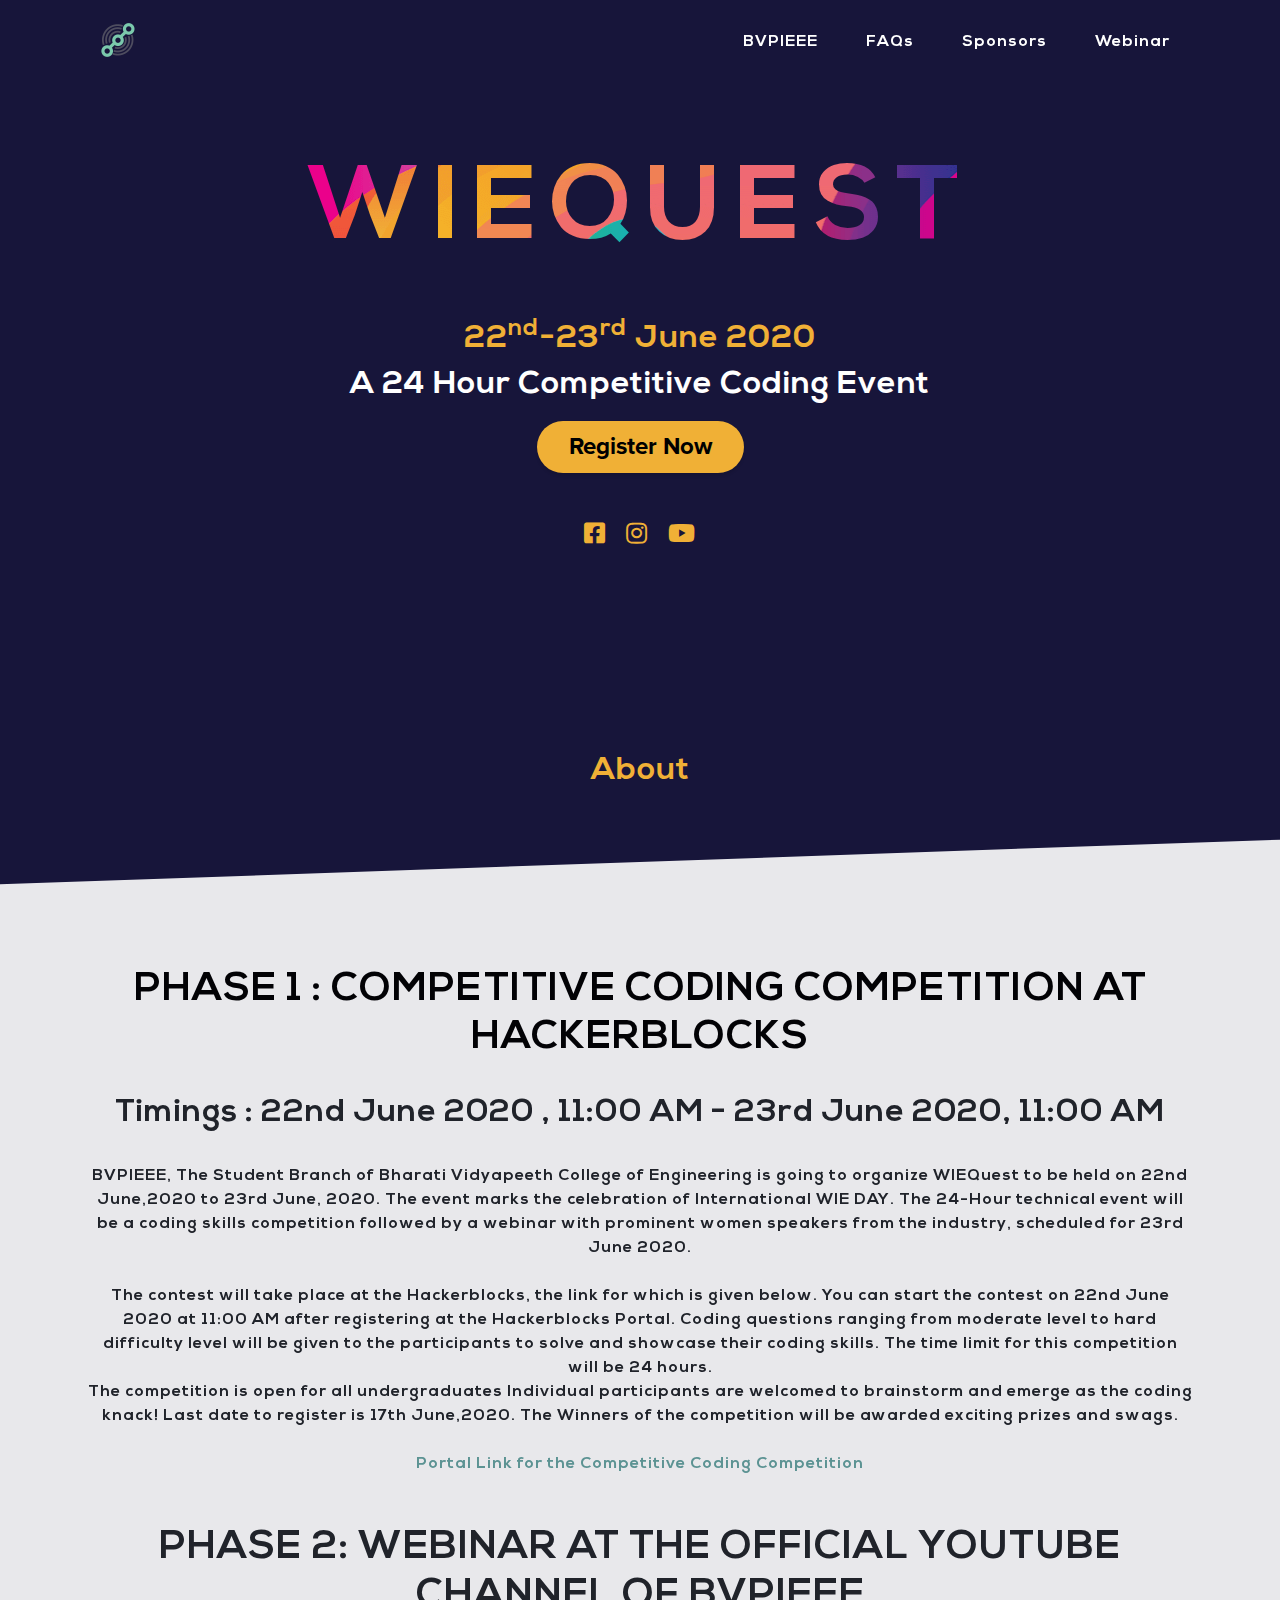
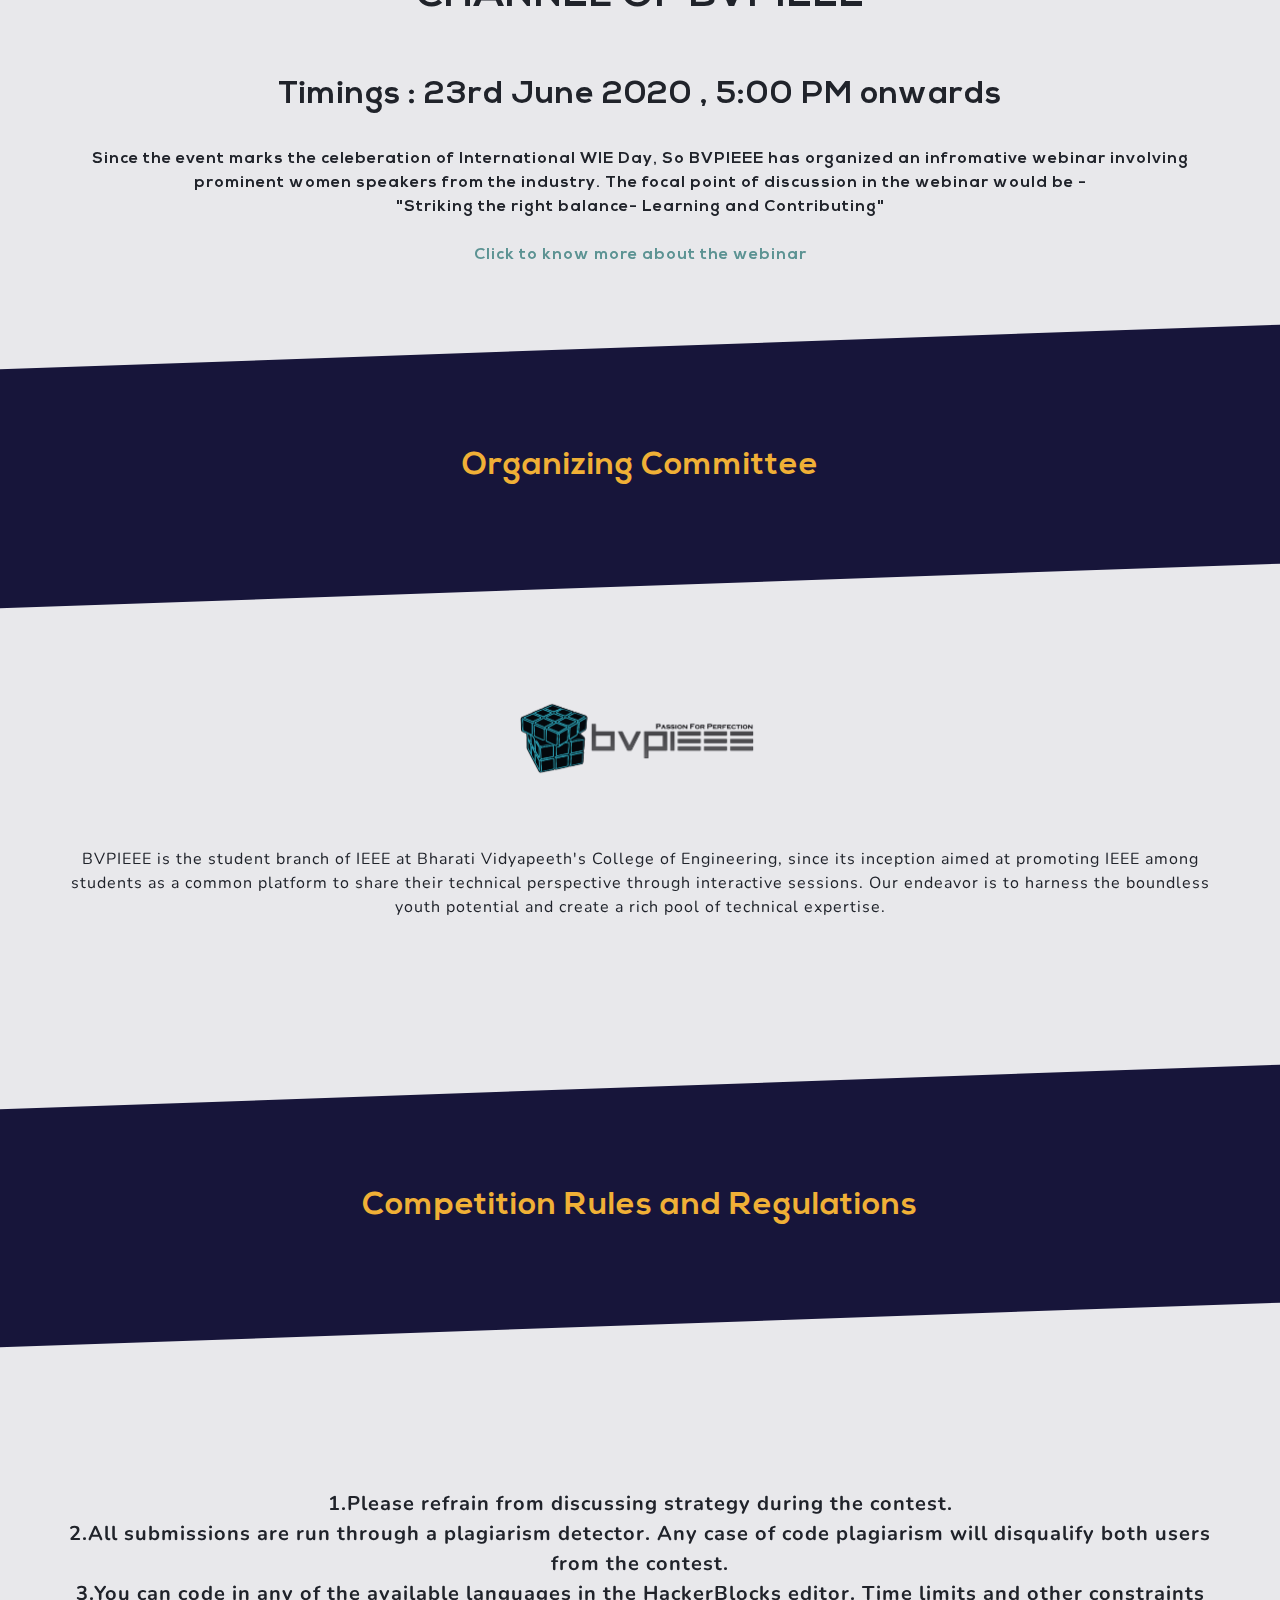
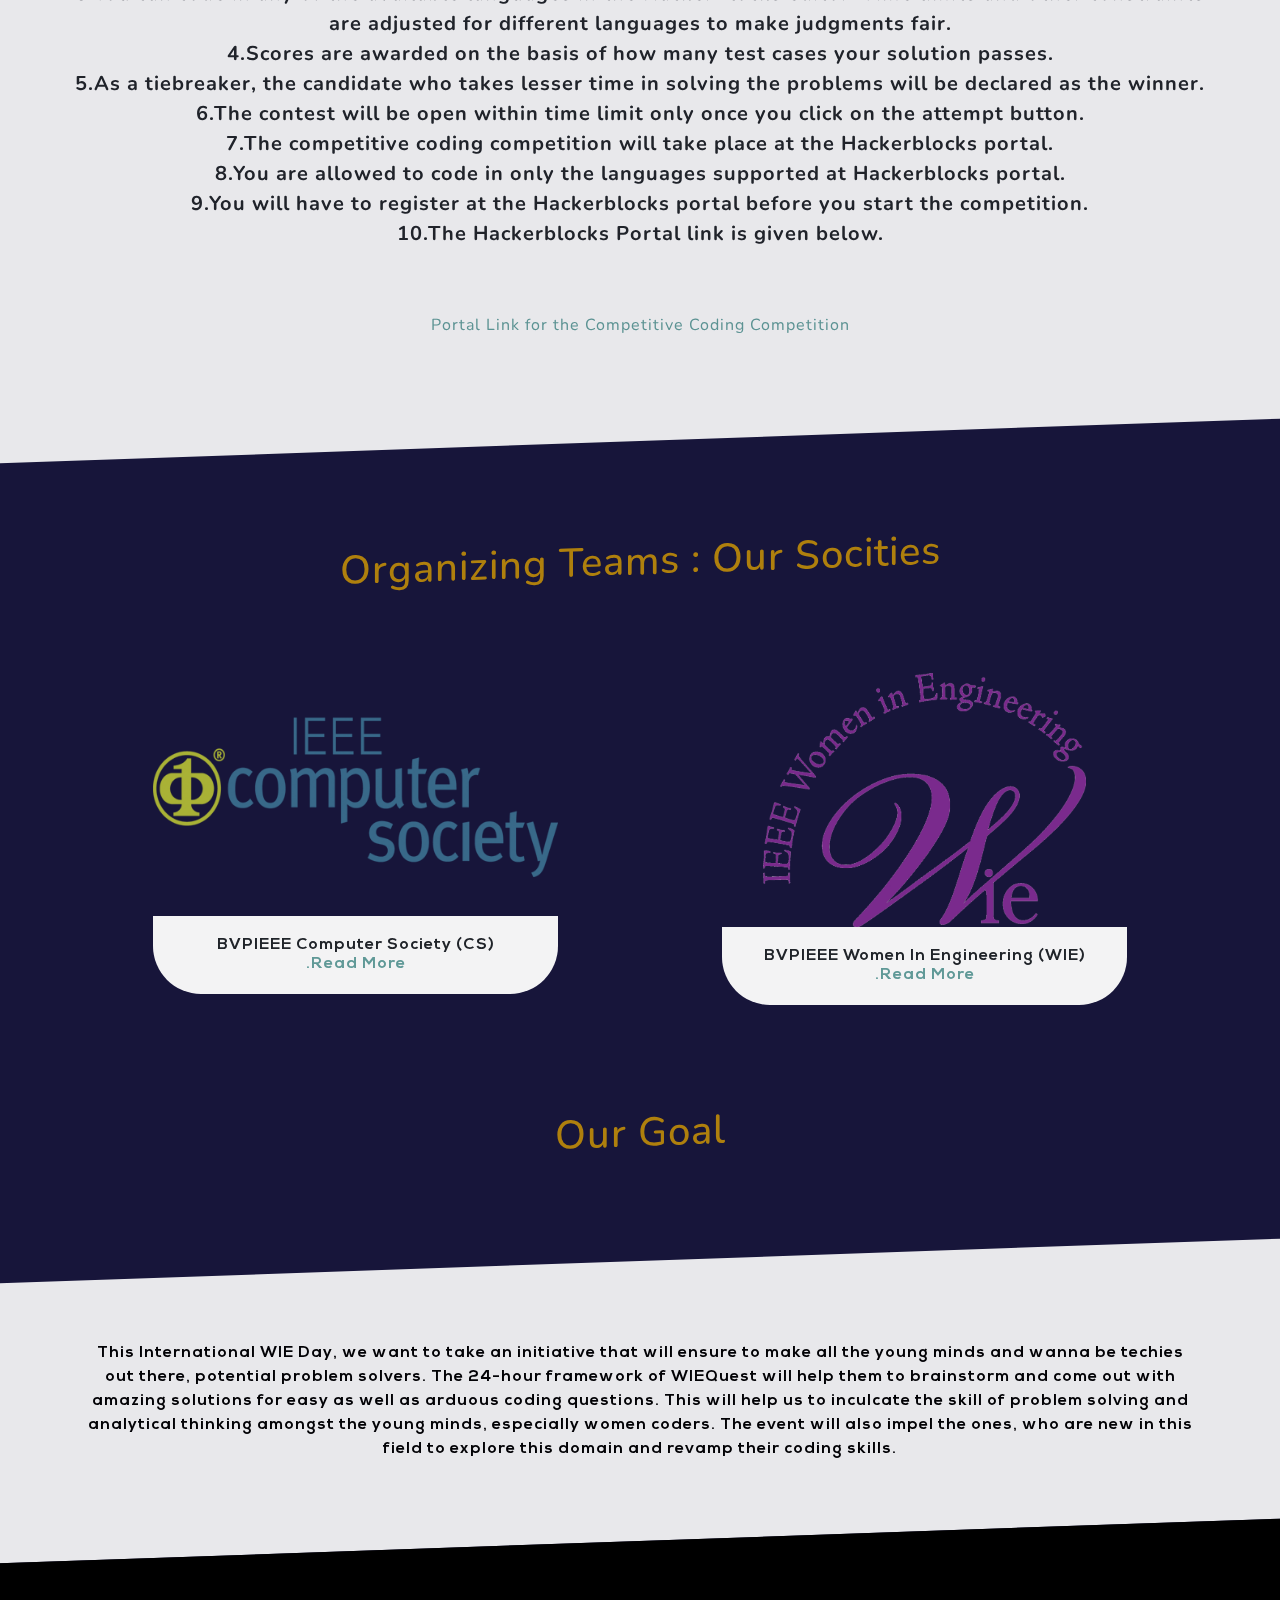
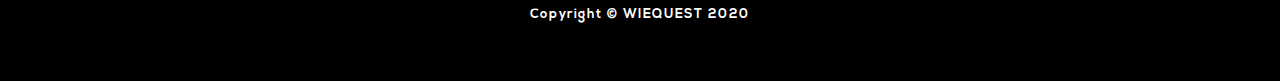
<file: index.html>
<!DOCTYPE html>
<html lang="en">

	<head>

		<meta charset="utf-8">
		<meta name="viewport" content="width=device-width, initial-scale=1, shrink-to-fit=no, minimum-scale=1.0, maximum-scale=1.0, user-scalable=no">
		<meta name="title" content="WIEQUEST">
		<meta name="description" content="WIEQUEST | 22-23 June 2020">
		<meta name="author" content="BVPIEEE">
		<meta name="keywords" content="WIEQUEST 2020">
		<title>WIEQUEST</title>

		<!-- Bootstrap core CSS -->
		<link href="vendor/bootstrap/css/bootstrap.min.css" rel="stylesheet">

		<!-- Custom fonts for this template -->
		<link href="vendor/fontawesome-free/css/all.min.css" rel="stylesheet">
		<link href="https://fonts.googleapis.com/css?family=Varela+Round" rel="stylesheet">
		<link href="https://fonts.googleapis.com/css?family=Nunito:200,200i,300,300i,400,400i,600,600i,700,700i,800,800i,900,900i" rel="stylesheet">

		<!-- Custom styles for this template -->
		<link href="css/grayscale.min.css" rel="stylesheet">
		<link href="css/custom.css" rel="stylesheet">
		<!-- Favicon for CreatED 2020 -->
		<link rel="shortcut icon" type="image/x-icon" href="img/favicon_io/favicon.ico">

	</head>

	

	<body id="page-top">

		<nav class="navbar navbar-expand-lg navbar-light fixed-top" id="mainNav">
			<div id="navbar-container" class="container">
				<div id="navbar-top-menu">
					<div class="d-flex align-items-center justify-content-between">
						<a class="navbar-brand js-scroll-trigger" href="index.html">
							<div class="title-icon"></div>
						</a>
						<button class="navbar-toggler nexa" type="button" data-toggle="collapse" data-target="#navbarResponsive" aria-controls="navbarResponsive" aria-expanded="false" aria-label="Toggle navigation">
							Menu
							<i class="fas fa-bars"></i>
						</button>
					</div>
				</div>
				<div class="collapse navbar-collapse" id="navbarResponsive">
					<ul id="navbar-buttons" class="navbar-nav ml-auto">
						<li class="nav-item">
							<a class="nav-link js-scroll-trigger nexa" href="https://www.bvpieeend.com/">BVPIEEE</a>
						</li>
						<li class="nav-item">
							<a class="nav-link js-scroll-trigger nexa" href="faqs.html">FAQs</a>
						</li>
						<li class="nav-item">
							<a class="nav-link js-scroll-trigger nexa" href="sponsors.html">Sponsors</a>
						</li>
						<li class="nav-item">
							<a class="nav-link js-scroll-trigger nexa" href="workshops.html">Webinar</a>
						</li>
						
						</li>
					</ul>
				</div>
			</div>
		</nav>
		
		<!-- <div id="particles-js"></div> -->

		<div class="masthead">
			<div class="container d-flex h-100 align-items-center">
				<div class="mx-auto text-center no-select">
					<h1 class="mx-auto my-0 title-text">WIEQUEST</h1>
					<br><br>
					<h2 class="orange mx-auto mt-2 mb-1 sub-heading" style="width: 100%;">22<sup>nd</sup>-23<sup>rd</sup> June 2020</h2>
					<h2 class="white mx-auto mt-2 mb-3 sub-heading" style="width: 100%;">A 24 Hour Competitive Coding Event</h2>
					<div id="button-box">
						<a href="https://www.bvpieeend.com/wiequest" class="btn btn-primary js-scroll-trigger" style="z-index: 1; position: relative;">Register Now</a>
						<br>
						<br>
					</div>
					<div style="padding-top: 0">
						<div class="small text-center white">
							<div class="social d-flex justify-content-center"></div>
							<div class="white mb-4 nexa">
								
							</div>
							<a href="https://www.facebook.com/bvpieee/" target="_blank" class="mx-2 orange-hover">
							  <i class="fab fa-facebook-square" style="font-size: 24px;"></i>
							</a>
							</a>
							<a href="https://www.instagram.com/bvpieee/?hl=en"target="_blank" class="mx-2 orange-hover">
							  <i class="fab fa-instagram" style="font-size: 24px;"></i>
							</a>
							<a href="https://www.youtube.com/channel/UCyLsLjYz2sGb2AwcsKTJxvQ"target="_blank" class="mx-2 orange-hover">
								<i class="fab fa-youtube" style="font-size: 24px;"></i>
							</a>
						</div>
					</div>
				</div>
			</div>
		</div>
		
		<section class="text-center">
		
			<section>
			
				<h1 class="sub-heading diagonal-text orange sub-heading-title">About</h1>
				
			</section>
			
			<section class="diagonal-section white-bg">
			
				<div class="mx-auto diagonal-section-content">
					<div class="container nexa">
						<br>
						<h1 class="black bold">PHASE 1 : COMPETITIVE CODING COMPETITION AT HACKERBLOCKS</h1>
						<p class="black bold"> <br>
							<h2>Timings : 22nd June 2020 , 11:00 AM - 23rd June 2020, 11:00 AM</h2> <br>
							BVPIEEE, The Student Branch of Bharati Vidyapeeth College of Engineering is going to organize WIEQuest to be held on 22nd June,2020 to 23rd June, 2020. The event marks the celebration of International WIE DAY. The 24-Hour technical event will be a coding skills competition followed by a webinar with prominent women speakers from the industry, scheduled for 23rd June 2020.

						</br></br>
						The contest will take place at the Hackerblocks, the link for which is given below. You can start the contest on 22nd June 2020 at 11:00 AM after registering at the Hackerblocks Portal. 
						Coding questions ranging from moderate level to hard difficulty level will be given to the participants to solve and showcase their coding skills. The time limit for this competition will be 24 hours.
							
						<br>
						The competition is open for all undergraduates Individual participants are welcomed to brainstorm and emerge as the coding knack! Last date to register is 17th June,2020. The Winners of the competition will be awarded exciting prizes and swags.
						</p>
						<br>
						<a href="http://cb.lk/hb/1625">Portal Link for the Competitive Coding Competition</a>
						<br>
						<br>
						<br>

						<h1>PHASE 2: WEBINAR AT THE OFFICIAL YOUTUBE CHANNEL OF BVPIEEE</h1>
						<br>
					    </br>
						<p>
						<h2>Timings : 23rd June 2020 , 5:00 PM onwards</h2>
						<br>
						Since the event marks the celeberation of International WIE Day, So BVPIEEE has organized an infromative webinar involving prominent women speakers from the industry. The focal point of discussion in the webinar would be - <br><strong>"Striking the right balance- Learning and Contributing"</strong>
						<br>
						</p>
						<br>
						<a href="workshops.html">Click to know more about the webinar</a>
					</div>
				</div>
			
			</section>
			<section>
				<h1 class="sub-heading diagonal-text orange sub-heading-title" style="padding-bottom: 100px; padding-top: 100px; margin-bottom: 0;">Organizing Committee</h1>
			</section>
			<section class="diagonal-section white-bg">
					<div class="mx-auto diagonal-section-content">
						<div class="schedule">
							<img  src="img/BVPIEEE.png"  width="20%" height="20%">
							<p style="padding: 5%;">BVPIEEE is the student branch of IEEE at Bharati Vidyapeeth's College of Engineering, since its inception aimed at promoting IEEE among students as a common platform to share their technical perspective through interactive sessions. Our endeavor is to harness the boundless youth potential and create a rich pool of technical expertise.</p>
						</div>
						<br>
					</div>
			</section>

			<section>
				<h1 class="sub-heading diagonal-text orange sub-heading-title" style="padding-bottom: 100px; padding-top: 100px; margin-bottom: 0;">Competition Rules and Regulations</h1>
			</section>
			<section class="diagonal-section white-bg">
					<div class="mx-auto diagonal-section-content">
						<div class="schedule">
							<p style="padding: 5%; font-size: 20px;"><strong>
								1.Please refrain from discussing strategy during the contest. <br>
								2.All submissions are run through a plagiarism detector. Any case of code plagiarism will disqualify both users from the contest.<br>
								3.You can code in any of the available languages in the HackerBlocks editor. Time limits and other constraints are adjusted for different languages to make judgments fair.<br>
								4.Scores are awarded on the basis of how many test cases your solution passes.<br>
								5.As a tiebreaker, the candidate who takes lesser time in solving the problems will be declared as the winner.<br>
								6.The contest will be open within time limit only once you click on the attempt button.<br>
								7.The competitive coding competition will take place at the Hackerblocks portal.<br>
								8.You are allowed to code in only the languages supported at Hackerblocks portal.<br>
								9.You will have to register at the Hackerblocks portal before you start the competition.<br>
								10.The Hackerblocks Portal link is given below.
							</strong></p>

							<a href="http://cb.lk/hb/1625">Portal Link for the Competitive Coding Competition</a>
						</div>
						<br>
					</div>
			</section>

			
			
			<section class="diagonal-section vertical-padding" style="opacity: 0.95!important;">
			
				<div class="image-showcase">
					<h1 style="color: darkgoldenrod;">Organizing Teams : Our Socities</h1>
					<div class="mx-auto diagonal-section-content">
						<div class="container">
							<div class="row">
								<div class="col-xl-6">
									<div class="img-box zoom first-image">
										<div class="workshop-item-image">
											<img class="img-fluid top-borders" src="img/ieee cs society.png" alt="">
										</div>
										<div class="workshop-item-textbox bottom-borders nexa" style="background: white!important">
											<h6 style="font-weight: bold; margin: 0.5em">BVPIEEE Computer Society  (CS)<span style="color: #64a19d"><a href="https://www.bvpieeend.com/pages/societies_chapters.html"> <br>.Read More</a></span></h6>
										</div>
									</div>
								</div>
								<div class="col-xl-6">
									<div class="img-box zoom">
										<div class="workshop-item-image">
											<img class="img-fluid top-borders" src="img/Wie.png" width="80%" height="75%">
										</div>
										<div class="workshop-item-textbox bottom-borders nexa" style="background: white!important">
											<h6 style="font-weight: bold; margin: 0.5em">BVPIEEE Women In Engineering (WIE) <span style="color: #64a19d"><a href="https://www.bvpieeend.com/pages/wie.html">.Read More</a></span></h6>
										</div>
									</div>
								</div>
							</div>
						</div>
					</div>
					<br>
					<h1 style="color: darkgoldenrod;">Our Goal</h1>
				</div>
				
			</section>

			
			
			<section class="diagonal-section white-bg">
			
				<div class="mx-auto diagonal-section-content">
					<div class="container nexa">
						<p class="black bold">This International WIE Day, we want to take an initiative that will ensure to make all the young minds and wanna be techies out there, potential problem solvers. The 24-hour framework of WIEQuest will help them to brainstorm and come out with amazing solutions for easy as well as arduous coding questions. This will help us to inculcate the skill of problem solving and analytical thinking amongst the young minds, especially women coders. The event will also impel the ones, who are new in this field to explore this domain and revamp their coding skills.</p>
					</div>
				</div>
				
			</section>
			
			<section class="diagonal-section black-bg" style="height: 4em; opacity: 1;"></section>
			
			<section class="footer-section black-bg">
			
				<div style="padding-top: 0">
					<div class="small text-center white">
						<div class="social d-flex justify-content-center"></div>
						<div class="white mb-4 nexa">
							Copyright &copy; WIEQUEST 2020
						</div>
						<!-- <a href="https://www.facebook.com/bvpieee/" class="mx-2 orange-hover">
						  <i class="fab fa-facebook-f"></i>
						</a>
						</a>
						<a href="https://www.instagram.com/bvpieee/?hl=en" class="mx-2 orange-hover">
						  <i class="fab fa-instagram"></i>
						</a>
						<a href="https://www.youtube.com/channel/UCyLsLjYz2sGb2AwcsKTJxvQ" class="mx-2 orange-hover">
							<i class="fab fa-youtube"></i>
						</a> -->
					</div>
				</div>
				
			</section>
			
		</section>

		<!-- Bootstrap core JavaScript -->
		<script src="vendor/jquery/jquery.min.js"></script>
		<script src="vendor/bootstrap/js/bootstrap.bundle.min.js"></script>

		<!-- Plugin JavaScript -->
		<script src="vendor/jquery-easing/jquery.easing.min.js"></script>

		<!-- Custom scripts for this template -->
		<script src="js/grayscale.js"></script>

		<!-- Custom javascript -->
		<script src="js/custom.js"></script>

		<!-- Particle library
		<script src="particles/particles.js"></script>
		<script src="particles/app.js"></script> -->

	</body>

</html>
</file>
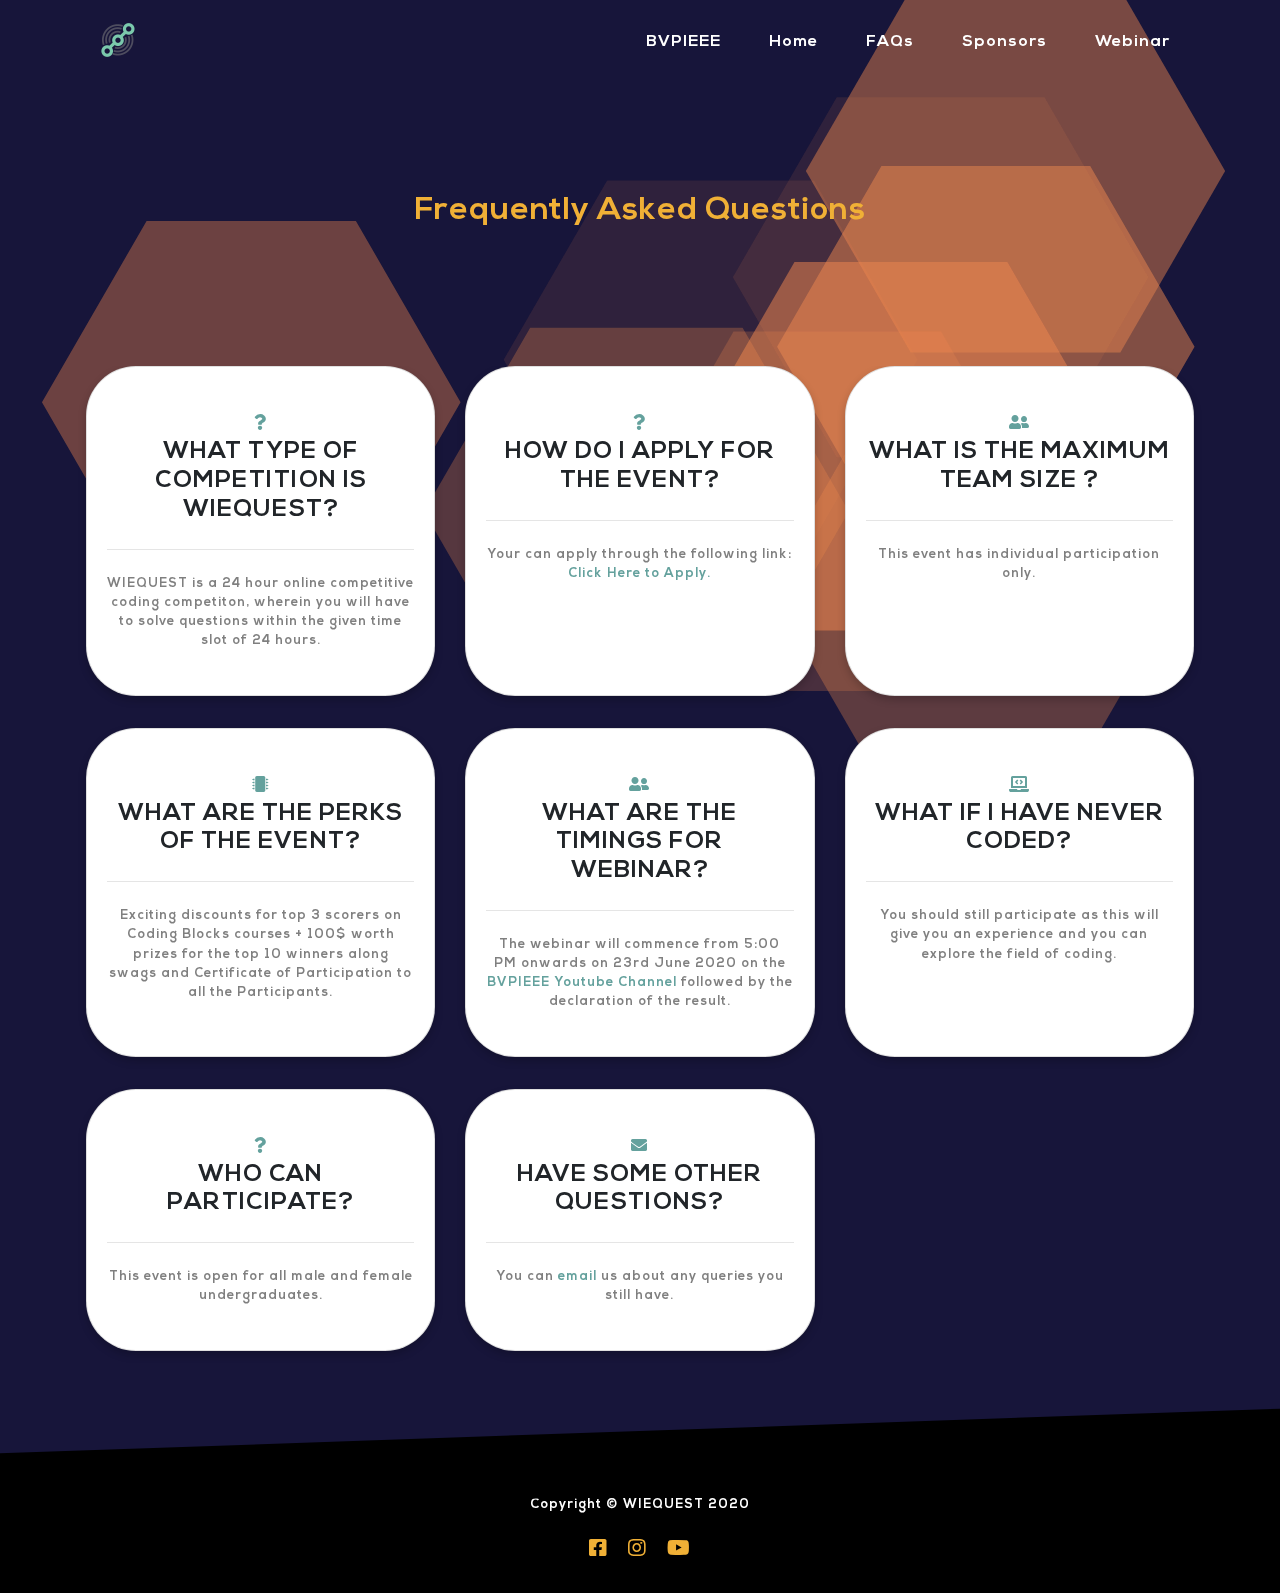
<file: faqs.html>
<!DOCTYPE html>
<html lang="en">

	<head>

		<meta charset="utf-8">
		<meta name="viewport" content="width=device-width, initial-scale=1, shrink-to-fit=no, minimum-scale=1.0, maximum-scale=1.0, user-scalable=no">
		<meta name="title" content="WIEQUEST">
		<meta name="description" content="WIEQUEST | 22nd - 23rd June 2020">
		<meta name="author" content="BVPIEEE">
		<meta name="keywords" content="WIEQUEST 2020">

		<title>WIEQUEST</title>

		<!-- Bootstrap core CSS -->
		<link href="vendor/bootstrap/css/bootstrap.min.css" rel="stylesheet">

		<!-- Custom fonts for this template -->
		<link href="vendor/fontawesome-free/css/all.min.css" rel="stylesheet">
		<link href="https://fonts.googleapis.com/css?family=Varela+Round" rel="stylesheet">
		<link href="https://fonts.googleapis.com/css?family=Nunito:200,200i,300,300i,400,400i,600,600i,700,700i,800,800i,900,900i" rel="stylesheet">

		<!-- Custom styles for this template -->
		<link href="css/grayscale.min.css" rel="stylesheet">
		<link href="css/custom.css" rel="stylesheet">
		<!-- Favicon for CreatED 2020 -->
		<link rel="shortcut icon" type="image/x-icon" href="img/favicon_io/favicon.ico">

	</head>

	

	<body id="page-top">

		<nav class="navbar navbar-expand-lg navbar-light fixed-top" id="mainNav">
			<div id="navbar-container" class="container">
				<div id="navbar-top-menu">
					<div class="d-flex align-items-center justify-content-between">
						<a class="navbar-brand js-scroll-trigger" href="index.html">
							<div class="title-icon"></div>
						</a>
						<button class="navbar-toggler nexa" type="button" data-toggle="collapse" data-target="#navbarResponsive" aria-controls="navbarResponsive" aria-expanded="false" aria-label="Toggle navigation">
							Menu
							<i class="fas fa-bars"></i>
						</button>
					</div>
				</div>
				<div class="collapse navbar-collapse" id="navbarResponsive">
					<ul id="navbar-buttons" class="navbar-nav ml-auto">
						<li class="nav-item">
							<a class="nav-link js-scroll-trigger nexa" href="https://www.bvpieeend.com/">BVPIEEE</a>
						</li>

						<li class="nav-item">
							<a class="nav-link js-scroll-trigger nexa" href="index.html">Home</a>
						</li>

						<li class="nav-item">
							<a class="nav-link js-scroll-trigger nexa" href="faqs.html">FAQs</a>
						</li>
						<li class="nav-item">
							<a class="nav-link js-scroll-trigger nexa" href="sponsors.html">Sponsors</a>
						</li>
						<li class="nav-item">
							<a class="nav-link js-scroll-trigger nexa" href="workshops.html">Webinar</a>
						</li>
					</ul>
				</div>
			</div>
		</nav>
		
		<div id="particles-js"></div>

		<section class="text-center">

			<section>
			
			  <h1 class="sub-heading diagonal-text orange" style="padding: 6em 0 4em 0;">Frequently Asked Questions</h1>
			  
			</section>
		
			<section class="container" style="padding-bottom: 3em;">
			
				<div class="row">
				
					<div class="col-md-4 mb-3 mb-md-0 faq-bubble">
						<div class="card py-4 h-100">
							<div class="card-body text-center">
								<i class="fas fa-question text-primary mb-2"></i>
								<h4 class="text-uppercase m-0 nexa">What type of competition is WIEQUESt?</h4>
								<hr class="my-4">
								<div class="small text-black-50 nexa">
								<strong>WIEQUEST is a 24 hour online competitive coding competiton, wherein you will have to solve questions within the given time slot of 24 hours.</strong>
								</div>
							</div>
						</div>
					</div>

					<div class="col-md-4 mb-3 mb-md-0 faq-bubble">
						<div class="card py-4 h-100">
							<div class="card-body text-center">
								<i class="fas fa-question text-primary mb-2"></i>
								<h4 class="text-uppercase m-0 nexa">How do I apply for the event?</h4>
								<hr class="my-4">
								<div class="small text-black-50 nexa">
									Your can apply through the following link: <br> <a href="https://www.bvpieeend.com/wiequest">Click Here to Apply.</a></Abbr>
								</div>
							</div>
						</div>
					</div>

					<div class="col-md-4 mb-3 mb-md-0 faq-bubble">
						<div class="card py-4 h-100">
							<div class="card-body text-center">
								<i class="fas fa-user-friends text-primary mb-2"></i>
								<h4 class="text-uppercase m-0 nexa">What is the maximum team size ?</h4>
								<hr class="my-4">
								<div class="small text-black-50 nexa">
									This event has individual participation only.
								</div>
							</div>
						</div>
					</div>

					<div class="col-md-4 mb-3 mb-md-0 faq-bubble">
						<div class="card py-4 h-100">
							<div class="card-body text-center">
								<i class="fas fa-microchip text-primary mb-2"></i>
								<h4 class="text-uppercase m-0 nexa">What are the perks of the event?</h4>
								<hr class="my-4">
								<div class="small text-black-50 nexa">
									Exciting discounts for top 3 scorers on Coding Blocks courses + 100$ worth prizes for the top 10 winners along swags and Certificate of Participation to all the Participants.
								</div>
							</div>
						</div>
					</div>

					<div class="col-md-4 mb-3 mb-md-0 faq-bubble">
						<div class="card py-4 h-100">
							<div class="card-body text-center">
								<i class="fas fa-user-friends text-primary mb-2"></i>
								<h4 class="text-uppercase m-0 nexa">What are the timings for webinar?</h4>
								<hr class="my-4">
								<div class="small text-black-50 nexa">
									The webinar will commence from 5:00 PM onwards on 23rd June 2020 on the <a href="https://www.youtube.com/channel/UCyLsLjYz2sGb2AwcsKTJxvQ"> BVPIEEE Youtube Channel</a> followed by the declaration of the result.
								</div>
							</div>
						</div>
					</div>

					<div class="col-md-4 mb-3 mb-md-0 faq-bubble">
						<div class="card py-4 h-100">
							<div class="card-body text-center">
								<i class="fas fa-laptop-code text-primary mb-2"></i>
								<h4 class="text-uppercase m-0 nexa">What if I have never coded?</h4>
								<hr class="my-4">
								<div class="small text-black-50 nexa">
									You should still participate as this will give you an experience and you can explore the field of coding. 
								</div>
							</div>
						</div>
					</div>

					<div class="col-md-4 mb-3 mb-md-0 faq-bubble">
						<div class="card py-4 h-100">
							<div class="card-body text-center">
								<i class="fas fa-question text-primary mb-2"></i>
								<h4 class="text-uppercase m-0 nexa">Who can participate?</h4>
								<hr class="my-4">
								<div class="small text-black-50 nexa">
									This event is open for all male and female undergraduates.
								</div>
							</div>
						</div>
					</div>



					<div class="col-md-4 mb-3 mb-md-0 faq-bubble">
						<div class="card py-4 h-100">
							<div class="card-body text-center">
								<i class="fas fa-envelope text-primary mb-2"></i>
								<h4 class="text-uppercase m-0 nexa">Have some other questions?</h4>
								<hr class="my-4">
								<div class="small text-black-50 nexa">
									You can <a href="mailto:sb.bvpieee@gmail.com">email</a> us about any queries you still have.
								</div>
							</div>
						</div>
					</div>
					
				</div>
				
			</section>
		
			<section class="diagonal-section black-bg" style="height: 4em; opacity: 1;"></section>
			
			<section class="footer-section black-bg">
			
				<div style="padding-top: 0">
					<div class="small text-center white">
						<div class="social d-flex justify-content-center"></div>
						<div class="white mb-4 nexa">
							Copyright &copy; WIEQUEST 2020
						</div>
						<a href="https://www.facebook.com/bvpieee/" target="_blank" class="mx-2 orange-hover">
						  <i class="fab fa-facebook-square" style="font-size: 20px;"></i>
						</a>
						</a>
						<a href="https://www.instagram.com/bvpieee/?hl=en" target="_blank"class="mx-2 orange-hover">
						  <i class="fab fa-instagram" style="font-size: 20px;"></i>
						</a>
						<a href="https://www.youtube.com/channel/UCyLsLjYz2sGb2AwcsKTJxvQ" target="_blank" class="mx-2 orange-hover">
							<i class="fab fa-youtube" style="font-size: 20px;"></i>
						</a>
					</div>
				</div>
				
			</section>
			
		</section>

		<!-- Bootstrap core JavaScript -->
		<script src="vendor/jquery/jquery.min.js"></script>
		<script src="vendor/bootstrap/js/bootstrap.bundle.min.js"></script>

		<!-- Plugin JavaScript -->
		<script src="vendor/jquery-easing/jquery.easing.min.js"></script>

		<!-- Custom scripts for this template -->
		<script src="js/grayscale.js"></script>

		<!-- Custom javascript -->
		<script src="js/custom.js"></script>

		<!-- Particle library -->
		<script src="particles/particles.js"></script>
		<script src="particles/app.js"></script>

	</body>

</html>
</file>
<file: css/custom.css>
body {
  margin: 0;
  padding: 0;
  background: #17153a;
}

#particles-js { 
    width: 100%;
    height: 100%;
    position: fixed;
    z-index: -10;
    top: 0;
    left: 0;
	background-color: #17153a; 
	background-image: url(""); 
	background-repeat: no-repeat; 
	background-size: cover; 
	-webkit-background-size: cover;
	-moz-background-size: cover;
	-o-background-size: cover;
}

.sub-heading-title {
	padding: 6em 0 2em 0;
}

.vertical-padding {
	padding: 6em 0 6em 0;
}

.diagonal-section {
	z-index: 30; 
	position: relative;
	opacity: 0.9;
	transform: skewY(-2deg); 
	-ms-transform: skewY(-2deg); 
	-webkit-transform: skewY(-2deg);
}

.footer-section {
	margin-top: -2em;
	padding: 2em 0 2em 0;
	opacity: 1;
}

.foreground {
	z-index: 3;
	position: relative;
}

.white-bg {
	background: white; 
}

.transparent-bg {
	background: transparent; 
}

.black-bg {
	background: black;
}

.diagonal-section-content {
	padding: 5em 0 5em 0; 
	transform: skewY(2deg); 
	-ms-transform: skewY(2deg); 
	-webkit-transform: skewY(2deg);
}

header, section {
	z-index: 3;
	position: relative;
	overflow: hidden;	
}

.dark-blue-bg {
  background: transparent;
}

.faq-bubble {
  padding-bottom: 2em;
}

.zoom {
  transition: transform 0.2s; /* Animation */
}

.zoom:hover {
  transform: scale(
    1.1
  ); /* (150% zoom - Note: if the zoom is too large, it will go outside of the viewport) */
}

.descriptor {
  margin-bottom: 1em;
}

.img-box {
  display: inline-block;
  width: 75%;
}

.top-borders {
  border-top-right-radius: 3em;
  border-top-left-radius: 3em;
}

.bottom-borders {
  border-bottom-right-radius: 3em;
  border-bottom-left-radius: 3em;
}

.workshop-item {
  width: 100%;
  height: 100%;
  border-radius: 6em;
  overflow: hidden;
}

.border-box {
  margin-bottom: 2em;
  margin-right: 1em;
  margin-left: 1em;
}
.border-box1{
  margin-bottom: 2em;
}

.workshop-item-image {
  border: 0;
}

.workshop-item-textbox {
  padding: 3% !important;
  background-color: #161616 !important;
  border: 0;
}

.column {
  float: left;
  width: 33.3%;
  margin-bottom: 16px;
  padding: 0 8px;
}

.image-showcase {
	z-index: 3;
	position: relative;
}

@media (min-width: 991.98px) {
	#team {
		margin-right: 7em;
	}
}
@media (max-width: 1200px) {
	.front-image-box {
		margin-bottom: 7em;
	}
	.first-image {
		margin-bottom: 8em;
	}
}

.card {
  box-shadow: 0 4px 8px 0 rgba(0, 0, 0, 0.2);
}

.container {
  padding: 0 16px;
}

.container::after,
.row::after {
  content: "";
  clear: both;
  display: table;
}

.title {
  color: grey;
}

.col-xl-4 {
  margin-bottom: 1em;
}

.team-card {
  height: 100%;
}

.team-image {
  border-top-right-radius: 3em;
  border-top-left-radius: 3em;
}

.team-textbox {
  height: auto;
  background: black;
  border-bottom-right-radius: 3em;
  border-bottom-left-radius: 3em;
}

.team-name {
  padding: 0.5em;
  margin: 0;
}

.team-study {
}

.team-social {
  padding-bottom: 0.5em;
}

.social-button {
  margin: 0.5em;
}

.accessible {
  position: relative;
  z-index: 2;
}

.custom-tooltip {
  position: relative;
  display: inline;
}

.custom-tooltip .custom-tooltiptext {
  visibility: hidden;
  width: 100%;
  background-color: black;
  color: #fff;
  text-align: center;
  border-radius: 6px;
  padding: 5px 0;
  position: absolute;
  z-index: 1;
  top: 280%;
  left: 15%;
  margin-left: -60px;
}

.custom-tooltip .custom-tooltiptext::after {
  content: "";
  position: absolute;
  bottom: 100%;
  left: 50%;
  margin-left: -5px;
  border-width: 5px;
  border-style: solid;
  border-color: transparent transparent black transparent;
}

.custom-tooltip:hover .custom-tooltiptext {
  visibility: visible;
}

#mlh-trust-badge {
	display:block;
	max-width:120px!important;
	min-width:50px!important;
	position:fixed;
	/* ---- This number is very important so menu doesn't overlap ---- */
	right:10px!important;
	top:0;
	width:10%;
	z-index:10000
}

/* ---- Mobile only styling ---- */
@media (max-width: 991.98px) {
	.navbar-toggler {
		margin-right: 4em!important;
	}
  nav {
    width: 100%;
  }

  #navbar-container,
  #navbar-top-menu {
    width: 100%;
  }

  .subscribe-for-updates {
    font-size: 3.5vw !important;
  }

  .container {
    width: 100%;
  }

  .navbar-toggler {
    align-self: inherit;
    position: initial;
  }

  .navbar-brand {
    display: inline-flex;
  }

  #mainNav {
    background-color: transparent;
  }

  .navbar {
    padding: 0;
  }
  .navbar-collapse {
    width: 100%;
  }

  .projects-section .project-text {
    padding: 3% !important;
  }
  
  .project-text {
    padding: 3% !important;
  }

  #mainNav .navbar-toggler {
    color: #F0B036;
    border: 2px solid #ccc;
    border-radius: 30px;
  }
  
  #mainNav .navbar-toggler:hover, #mainNav .navbar-toggler:focus {
    color: #F0B036;
    border-color: #F0B036;
  }

  #mainNav .navbar-toggler:active {
    color: #A07524;
    border-color: #A07524;
  }

  #mainNav.navbar-shrink .nav-link {
    text-align: center;
  }

  #navbar-buttons li {
    border-top: 1px solid white;
    border-bottom: 1px solid white;
  }

  .btn-primary {
    margin-bottom: 50px !important;
  }
}

.subscribe-for-updates {
  font-size: 2vw;
}

/* ---- Prevent user from being able to double click ---- */
.no-select {
  -webkit-user-select: none; /* webkit (safari, chrome) browsers */
  -moz-user-select: none; /* mozilla browsers */
  -khtml-user-select: none; /* webkit (konqueror) browsers */
  -ms-user-select: none; /* IE10+ */
}

#mainNav .nav-link {
  -webkit-text-fill-color: white;
  padding: 1.5rem 1.5rem 1.25rem;
  border: 0;
}

#mainNav .nav-link:hover {
  -webkit-text-fill-color: white;
}

#mainNav .navbar-brand {
  -webkit-text-fill-color: white;
}

#mainNav {
  border-bottom: 1px solid rgba(0, 0, 0, 0);
  transition: 0.5s ease-in-out;
}

#mainNav.navbar-shrink {
  background-color: rgba(0, 0, 0, 0.8);
  border-bottom: 1px solid white;
  transition: 0.5s ease-in-out;
}

#mainNav.navbar-shrink .nav-link {
  color: #161616;
  padding: 1.5rem 1.5rem 1.25rem;
  border: 0;
}

#mainNav.navbar-shrink .nav-link.active {
  -webkit-text-fill-color: rgba(255, 255, 255, 1);
  border: 0;
}

.title-icon {
  width: 64px;
  height: 64px;
  background: url("../img/icon.png");
  background-size: 64px 64px;
}

.hidden-anchor {
  position: relative;
  top: -15px;
}

/* ---- Custom title font ---- */
@font-face {
  font-family: "Title";
  src: url("../fonts/NexaBold.eot"); /* IE9 Compat Modes */
  src: url("../font/NexaBold.woff2") format("woff2"),
    /* Modern Browsers */ url("../font/NexaBold.woff") format("woff"),
    /* Modern Browsers */ url("../fonts/NexaBold.svg") format("svg"),
    /* Legacy iOS */ url("../fonts/NexaBold.ttf") format("truetype"),
    /* Safari, Android, iOS */ url("../fonts/NexaBold.eot?#iefix")
      format("embedded-opentype"),
    url("../fonts/NexaBold.otf") format("opentype"); /* Open Type Font */
  font-weight: normal;
  font-style: normal;
}

@font-face {
  font-family: "ProximaRegular";
  src: url("../font/ProximaNovaRegular.otf");
  font-weight: normal;
  font-size: normal;
}

@font-face {
  font-family: "SubBtnText";
  src: url("../font/ProximaNovaBold.otf");
  font-weight: normal;
  font-size: normal;
}

.inline {
  display: inline-block;
}

.projects-section .project-text hr {
  border-color: #32adff;
}

.projects-section .project-text {
  padding: 10%;
}

.masthead h2,
.sub-heading {
  text-align: center;
  font-family: "Title";
  color: white;
  font-size: 2rem;
}
p {
	margin: 0;
}

.nexa {
	font-family: "Title";
}

.black {
	color: #000 !important;
}


.orange, .orange-hover {
	color: #F0B036 !important;
}

.orange-hover:focus, .orange-hover:hover {
    text-decoration: none;
	color: #A07524 !important;
}

.blue {
	color: #64a19d !important;
}

.white {
	color: #fff !important;
}

.masthead h1,
.title-text {
  font-family: "Title";
  text-align: center;
  opacity: 1;
  background: url("../img/title-scrolling.png");
  background-repeat: repeat-x;
  -webkit-background-clip: text;
  -webkit-text-fill-color: transparent;
  animation: animate 150s linear infinite;
}
@keyframes animate {
  from {
    background-position: 0 0;
  }
  /*use negative width if you want it to flow right to left else and positive for left to right*/
  to {
    background-position: -10000px 0;
  }
}

.mb-5,
.my-5 {
  margin-bottom: 2rem !important;
}

@media (min-width: 992px) {
  .masthead h2 {
    max-width: 40rem;
    font-size: 2rem;
  }
}

/* ---- Button css ---- */
.btn-primary {
  background-color: rgba(240, 176, 54);
  padding-top: 0.5rem;
  padding-bottom: 0.5rem;
  border-radius: 30px;
  color: black;
  margin: 0 8px;
  font-family: "SubBtnText";
  font-size: 1.5rem;
  text-transform: none;
  letter-spacing: 0px;
}

.btn-primary:hover {
  background-color: rgba(240, 176, 54, 0.5);
  color: black;
}

.btn-primary:focus {
  background-color: rgba(240, 176, 54, 0.3) !important;
  color: #888;
}

.btn-primary:active {
  background-color: rgba(240, 176, 54, 0.5) !important;
  color: #888 !important;
}

/* ---- Description text ---- */
.text-white-50 {
  color: white !important;
}

.card {
  border-radius: 50px;
}

#inputEmail {
  border-radius: 30px;
}
.masthead {
  z-index: 3;
  position: relative;
  width: 100%;
  height: auto;
  min-height: 35rem;
  padding-top: 10rem;
  background: url("");
  background-position: center;
  background-repeat: no-repeat;
  background-attachment: scroll;
  background-size: cover;
}

/* nav bar */
.nav-item {
  font-family: "ProximaRegular";
}

/* Schedule*/
#schedSat {
  display: inline-block;
}
#schedSun {
  display: inline-block;
}
.schedule .table {
  border-left: #1f1f1f 0.8rem solid;
  overflow-wrap: normal;
  margin-top: 10px;
}

.schedule{
  margin-top: 20px;
}

.table th {
  text-align: center;
  overflow-wrap: normal;
  
}

.table td {
  
}

.table tbody tr td {
  vertical-align: middle;
  font-weight: 900;
  font-size: 1.0rem;
  width: 180px;
}

.schedule header div {
    font-family: "Title";
    font-size: 6rem;
    text-align: right;
    vertical-align: middle;
    text-transform: capitalize;
}

/* Sponsors */

.diagonal {
  position: absolute;
  top: 0;
  bottom: 0;
  right: 0;
  left: 0;
  width: 100%;
  height: 100%;
  transform: skewY(-2deg);
  transform-origin: top left;
}

.diagonal-top {
  position: absolute;
  top: 0;
  bottom: 0;
  right: 0;
  left: 0;
  width: 100%;
  height: 100%;
  transform: skewY(-2deg);
  transform-origin: bottom right;
}

.diagonal-text {
  position: relative;
  text-align: center;
}

.sponsors-container {
  padding: 1rem 30px 1.5rem;
  background: white;
}

.sponsor-tier {
  color: #;
}

.sponsor-img-container {
  padding-bottom: 8em;
}

.sponsors-img {
  width: 20%;
  height: 30%;
  margin: 2rem;
  margin-bottom: 1rem;
  vertical-align: middle;
}

@media screen and (max-width: 480px) {
  .sponsors-img-container {
    width: 100%;
  }
  .sponsors-img {
    width: 60%;
  }
}

@media screen and (max-width: 800px) and (min-width: 600px) {
  .sponsors-img-container {
    width: 33%;
  }
  .sponsors-img {
    width: 30%;
  }
}

.mb-5,
.my-5 {
  margin-bottom: 0 !important;
}

#mainNav .nav-link:hover {
    -webkit-text-fill-color: rgba(240, 176, 54) !important;
}

#mainNav .navbar-nav .nav-item:hover {
    color: rgba(240, 176, 54) !important;
}

#mainNav.navbar-shrink .nav-link:hover {
    color: rgba(240, 176, 54) !important;
}
</file>
<file: css/grayscale.min.css>
/*!
 * Start Bootstrap - Grayscale v5.0.9 (https://startbootstrap.com/template-overviews/grayscale)
 * Copyright 2013-2020 Start Bootstrap
 * Licensed under MIT (https://github.com/BlackrockDigital/startbootstrap-grayscale/blob/master/LICENSE)
 */#mainNav{min-height:56px;background-color:#fff}#mainNav .navbar-toggler{font-size:80%;padding:.75rem;color:#64a19d;border:1px solid #64a19d}#mainNav .navbar-toggler:focus{outline:0}#mainNav .navbar-brand{color:#161616;font-weight:700;padding:.9rem 0}#mainNav .navbar-nav .nav-item:hover{color:fade(white,80%);outline:0;background-color:transparent}#mainNav .navbar-nav .nav-item:active,#mainNav .navbar-nav .nav-item:focus{outline:0;background-color:transparent}@media (min-width:992px){#mainNav{padding-top:0;padding-bottom:0;border-bottom:none;background-color:transparent;transition:background-color .3s ease-in-out}#mainNav .navbar-brand{padding:.5rem 0;color:rgba(255,255,255,.5)}#mainNav .nav-link{transition:none;padding:2rem 1.5rem;color:rgba(255,255,255,.5)}#mainNav .nav-link:hover{color:rgba(255,255,255,.75)}#mainNav .nav-link:active{color:#fff}#mainNav.navbar-shrink{background-color:#fff}#mainNav.navbar-shrink .navbar-brand{color:#161616}#mainNav.navbar-shrink .nav-link{color:#161616;padding:1.5rem 1.5rem 1.25rem;border-bottom:.25rem solid transparent}#mainNav.navbar-shrink .nav-link:hover{color:#64a19d}#mainNav.navbar-shrink .nav-link:active{color:#467370}#mainNav.navbar-shrink .nav-link.active{color:#64a19d;outline:0;border-bottom:.25rem solid #64a19d}}.masthead{position:relative;width:100%;height:auto;min-height:35rem;padding:15rem 0;background:linear-gradient(to bottom,rgba(22,22,22,.3) 0,rgba(22,22,22,.7) 75%,#161616 100%),url(../img/bg-masthead.jpg);background-position:center;background-repeat:no-repeat;background-attachment:scroll;background-size:cover}.masthead h1{font-family:'Varela Round';font-size:2.5rem;line-height:2.5rem;letter-spacing:.8rem;background:-webkit-linear-gradient(rgba(255,255,255,.9),rgba(255,255,255,0));-webkit-text-fill-color:transparent;-webkit-background-clip:text}.masthead h2{max-width:20rem;font-size:1rem}@media (min-width:768px){.masthead h1{font-size:4rem;line-height:4rem}}@media (min-width:992px){.masthead{height:100vh;padding:0}.masthead h1{font-size:6.5rem;line-height:6.5rem;letter-spacing:.8rem}.masthead h2{max-width:30rem;font-size:1.25rem}}.btn{box-shadow:0 .1875rem .1875rem 0 rgba(0,0,0,.1)!important;padding:1.25rem 2rem;font-family:'Varela Round';font-size:80%;text-transform:uppercase;letter-spacing:.15rem;border:0}.btn-primary{background-color:#64a19d}.btn-primary:hover{background-color:#4f837f}.btn-primary:focus{background-color:#4f837f;color:#fff}.btn-primary:active{background-color:#467370!important}.about-section{padding-top:10rem;background:linear-gradient(to bottom,#161616 0,rgba(22,22,22,.9) 75%,rgba(22,22,22,.8) 100%)}.about-section p{margin-bottom:5rem}.projects-section{padding:10rem 0}.projects-section .featured-text{padding:2rem}@media (min-width:992px){.projects-section .featured-text{padding:0 0 0 2rem;border-left:.5rem solid #64a19d}}.projects-section .project-text{padding:3rem;font-size:90%}@media (min-width:992px){.projects-section .project-text{padding:5rem}.projects-section .project-text hr{border-color:#64a19d;border-width:.25rem;width:30%}}.signup-section{padding:10rem 0;background:linear-gradient(to bottom,rgba(22,22,22,.1) 0,rgba(22,22,22,.5) 75%,#161616 100%),url(../img/bg-signup.jpg);background-position:center;background-repeat:no-repeat;background-attachment:scroll;background-size:cover}.signup-section .form-inline input{box-shadow:0 .1875rem .1875rem 0 rgba(0,0,0,.1)!important;padding:1.25rem 2rem;height:auto;font-family:'Varela Round';font-size:80%;text-transform:uppercase;letter-spacing:.15rem;border:0}.contact-section{padding:5rem 0 0}.contact-section .card{border:0;border-bottom:.25rem solid #64a19d}.contact-section .card h4{font-size:.8rem;font-family:'Varela Round';text-transform:uppercase;letter-spacing:.15rem}.contact-section .card hr{border-color:#64a19d;border-width:.25rem;width:3rem}.contact-section .social{margin-top:5rem}.contact-section .social a{text-align:center;height:3rem;width:3rem;background:rgba(255,255,255,.1);border-radius:100%;line-height:3rem;color:rgba(255,255,255,.3)}.contact-section .social a:hover{color:rgba(255,255,255,.5)}.contact-section .social a:active{color:#fff}body{font-family:Nunito;letter-spacing:.0625em}a{color:#64a19d}a:focus,a:hover{text-decoration:none;color:#3c6360}.bg-black{background-color:#161616!important}.bg-primary{background-color:#64a19d!important}.text-primary{color:#64a19d!important}footer{padding:5rem 0}
</file>
